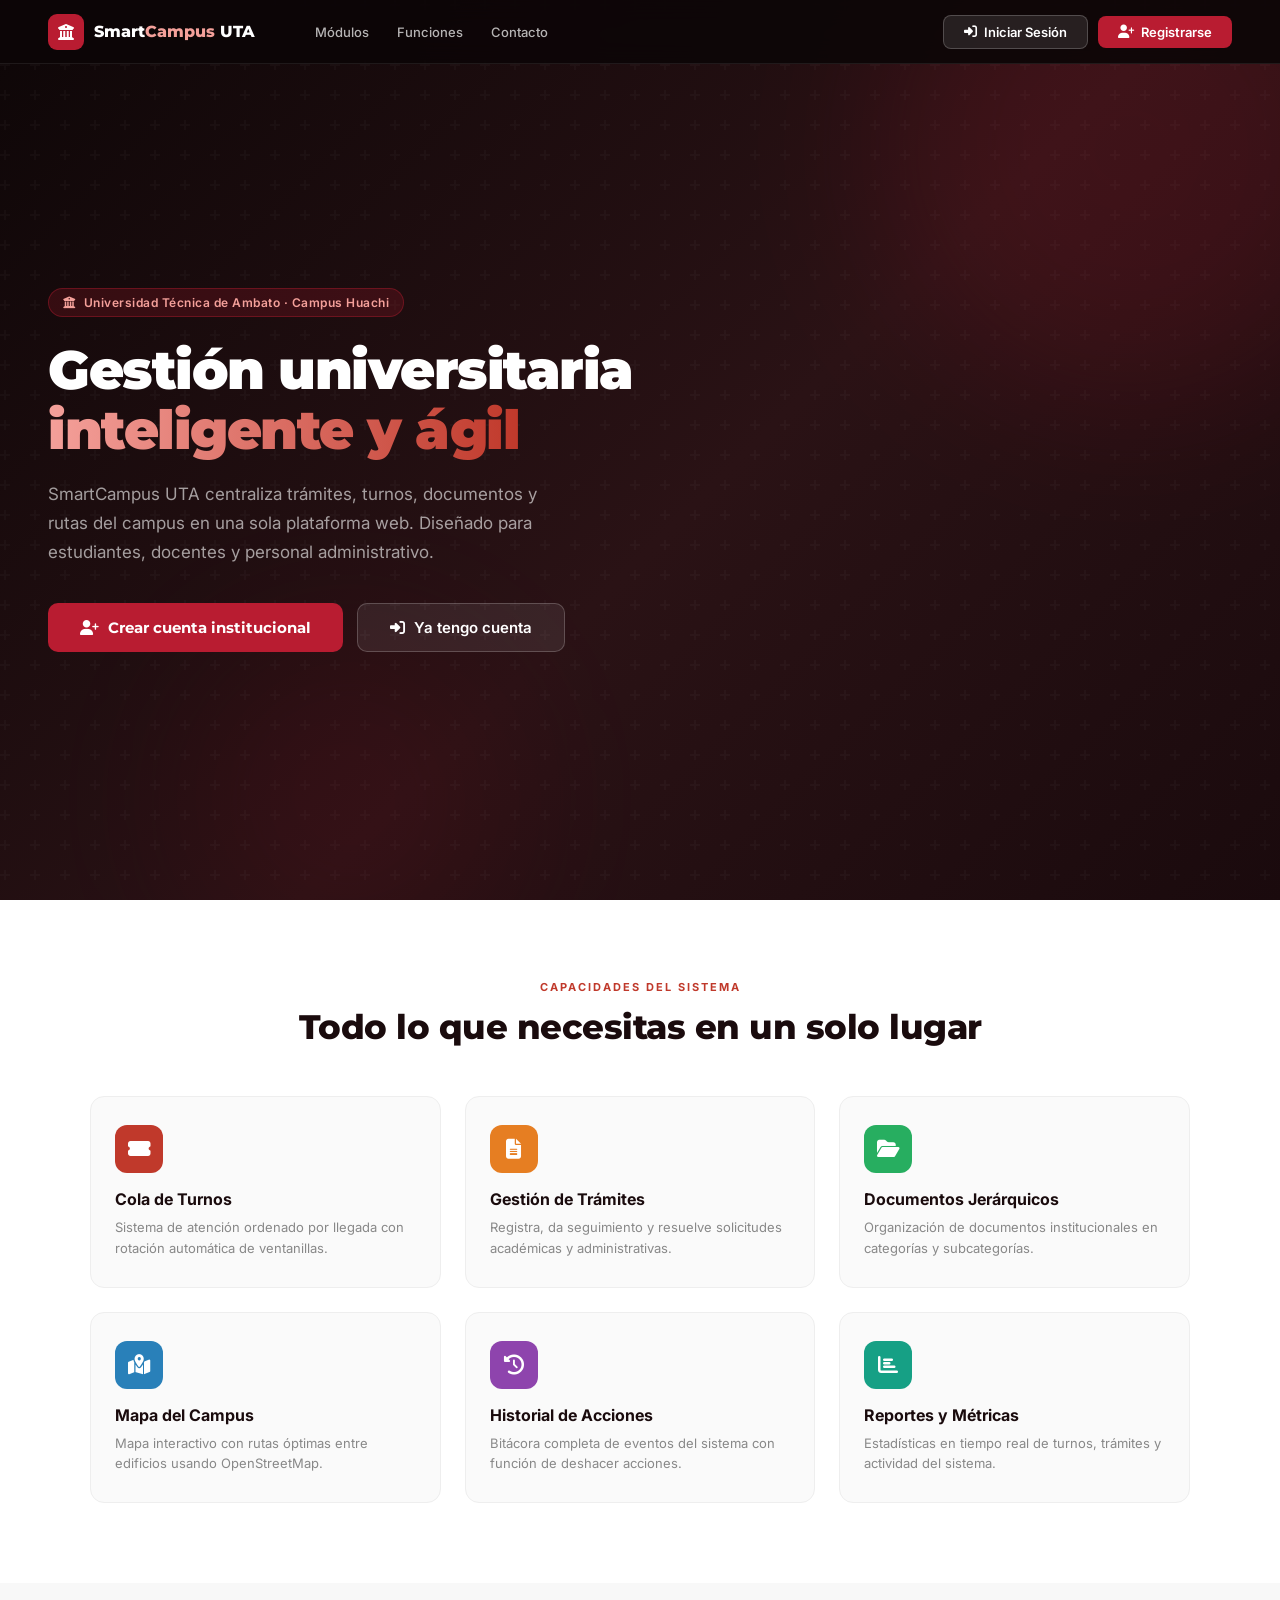
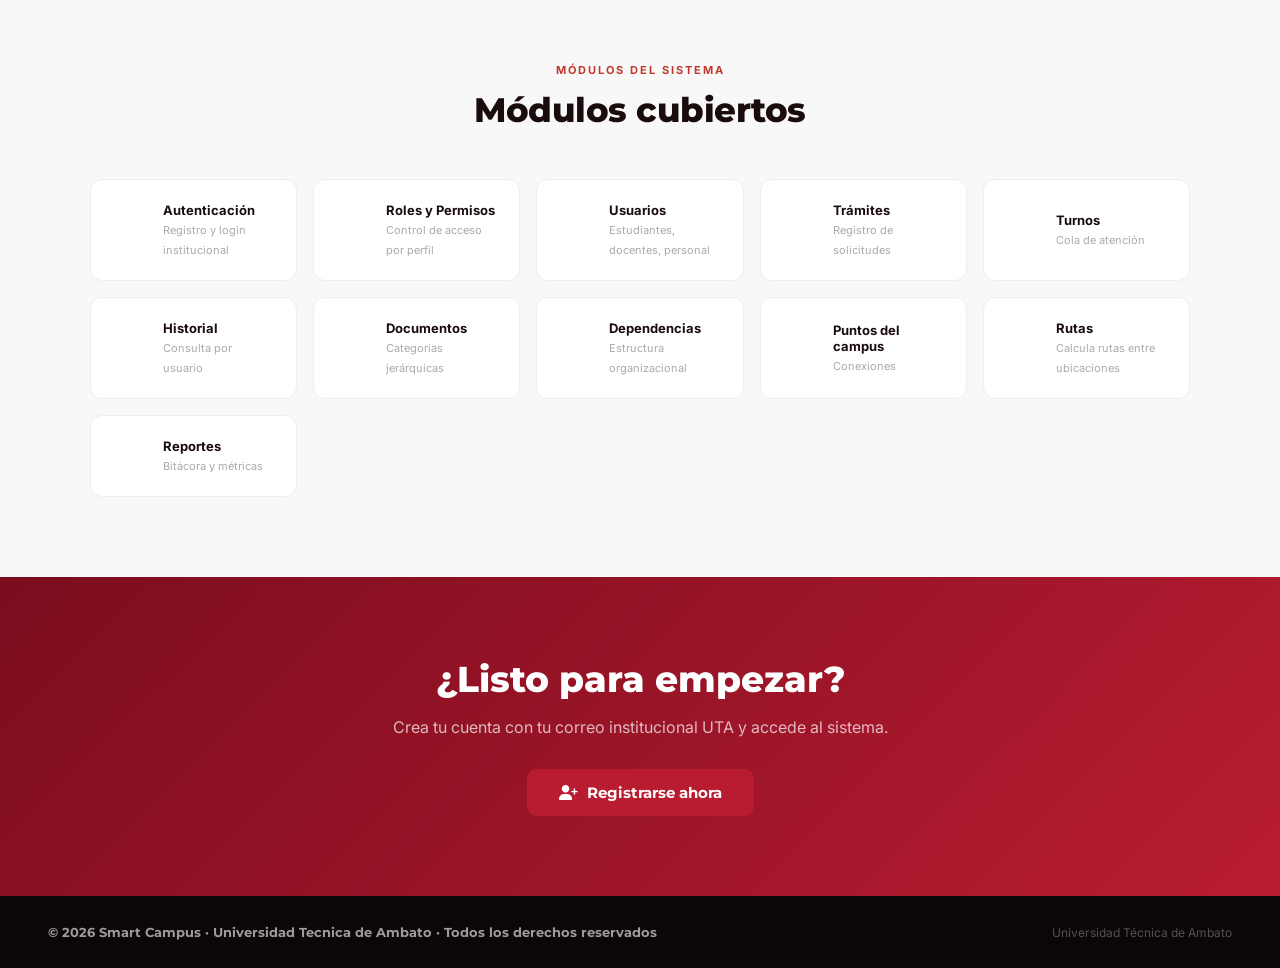
<file: SegundoParcial/ProyectoFinal/frontend/index.html>
<!DOCTYPE html>
<html lang="es">
<head>
  <meta charset="UTF-8"/>
  <meta name="viewport" content="width=device-width, initial-scale=1.0"/>
  <title>SmartCampus UTA — Inicio</title>
  <link href="https://fonts.googleapis.com/css2?family=Montserrat:wght@400;600;700;800;900&family=Inter:wght@300;400;500;600&display=swap" rel="stylesheet"/>
  <link rel="stylesheet" href="https://cdnjs.cloudflare.com/ajax/libs/font-awesome/6.5.0/css/all.min.css"/>
  <style>
    :root {
      --red-900: #7B0D1E;
      --red-800: #9B1226;
      --red-700: #B91C31;
      --red-600: #C0392B;
      --red-100: #FCE8E6;
      --dark:    #0D0607;
    }
    * { box-sizing: border-box; margin: 0; padding: 0; }
    body { font-family: 'Inter', sans-serif; color: #1a0b0d; overflow-x: hidden; }

    /* ── NAVBAR ── */
    .navbar {
      position: fixed; top: 0; left: 0; right: 0;
      height: 64px;
      background: rgba(13,6,7,0.92);
      backdrop-filter: blur(12px);
      display: flex; align-items: center;
      padding: 0 48px;
      z-index: 100;
      border-bottom: 1px solid rgba(255,255,255,0.08);
      gap: 20px;
    }
    .nav-brand {
      display: flex; align-items: center; gap: 10px;
      text-decoration: none;
    }
    .nav-brand-icon {
      width: 36px; height: 36px;
      background: var(--red-700);
      border-radius: 9px;
      display: flex; align-items: center; justify-content: center;
      color: #fff; font-size: 16px;
    }
    .nav-brand-name {
      font-family: 'Montserrat', sans-serif;
      font-weight: 800; font-size: 16px;
      color: #fff;
    }
    .nav-brand-name span { color: #F4A09A; }
    .nav-links {
      display: flex; align-items: center; gap: 28px;
      margin-left: 40px;
    }
    .nav-links a {
      color: rgba(255,255,255,0.7);
      text-decoration: none;
      font-size: 13px; font-weight: 500;
      transition: color .2s;
    }
    .nav-links a:hover { color: #fff; }
    .nav-spacer { flex: 1; }
    .nav-actions { display: flex; align-items: center; gap: 10px; }
    .btn-login {
      background: rgba(255,255,255,0.1);
      border: 1px solid rgba(255,255,255,0.2);
      color: #fff;
      padding: 8px 20px;
      border-radius: 8px;
      font-size: 13px; font-weight: 600;
      cursor: pointer; text-decoration: none;
      transition: all .2s;
      display: inline-flex; align-items: center; gap: 7px;
    }
    .btn-login:hover { background: rgba(255,255,255,0.18); }
    .btn-register {
      background: var(--red-700);
      border: none;
      color: #fff;
      padding: 8px 20px;
      border-radius: 8px;
      font-size: 13px; font-weight: 600;
      cursor: pointer; text-decoration: none;
      transition: all .2s;
      display: inline-flex; align-items: center; gap: 7px;
    }
    .btn-register:hover { background: var(--red-800); transform: translateY(-1px); box-shadow: 0 4px 14px rgba(185,28,49,0.4); }

    /* ── HERO ── */
    .hero {
      min-height: 100vh;
      background: linear-gradient(135deg, #0D0607 0%, #2A1215 55%, #1a0a0d 100%);
      display: flex; align-items: center;
      padding: 100px 48px 60px;
      position: relative; overflow: hidden;
    }
    .hero::before {
      content: '';
      position: absolute; inset: 0;
      background: url("data:image/svg+xml,%3Csvg width='60' height='60' viewBox='0 0 60 60' xmlns='http://www.w3.org/2000/svg'%3E%3Cg fill='none'%3E%3Cg fill='%23ffffff' fill-opacity='0.025'%3E%3Cpath d='M36 34v-4h-2v4h-4v2h4v4h2v-4h4v-2h-4zm0-30V0h-2v4h-4v2h4v4h2V6h4V4h-4zM6 34v-4H4v4H0v2h4v4h2v-4h4v-2H6zM6 4V0H4v4H0v2h4v4h2V6h4V4H6z'/%3E%3C/g%3E%3C/g%3E%3C/svg%3E");
    }
    /* Círculos decorativos */
    .hero-circle {
      position: absolute;
      border-radius: 50%;
      filter: blur(80px);
      opacity: 0.15;
    }
    .hero-circle-1 { width: 500px; height: 500px; background: var(--red-700); top: -100px; right: -100px; }
    .hero-circle-2 { width: 300px; height: 300px; background: var(--red-900); bottom: -50px; left: 200px; }

    .hero-content { max-width: 600px; position: relative; z-index: 1; }
    .hero-badge {
      display: inline-flex; align-items: center; gap: 8px;
      background: rgba(185,28,49,0.2);
      border: 1px solid rgba(185,28,49,0.4);
      color: #F4A09A;
      padding: 6px 14px;
      border-radius: 20px;
      font-size: 12px; font-weight: 600;
      margin-bottom: 24px;
      letter-spacing: 0.5px;
    }
    .hero-title {
      font-family: 'Montserrat', sans-serif;
      font-size: 54px; font-weight: 900;
      color: #fff;
      line-height: 1.1;
      margin-bottom: 20px;
      letter-spacing: -1.5px;
    }
    .hero-title span {
      background: linear-gradient(to right, #F4A09A, #C0392B);
      -webkit-background-clip: text; -webkit-text-fill-color: transparent;
    }
    .hero-desc {
      font-size: 17px; color: rgba(255,255,255,0.6);
      line-height: 1.7; margin-bottom: 36px;
      max-width: 500px;
    }
    .hero-cta { display: flex; gap: 14px; flex-wrap: wrap; }
    .btn-cta-primary {
      background: var(--red-700);
      color: #fff; border: none;
      padding: 14px 32px;
      border-radius: 10px;
      font-size: 15px; font-weight: 700;
      font-family: 'Montserrat', sans-serif;
      cursor: pointer; text-decoration: none;
      display: inline-flex; align-items: center; gap: 9px;
      transition: all .2s;
    }
    .btn-cta-primary:hover { background: var(--red-800); transform: translateY(-2px); box-shadow: 0 8px 24px rgba(185,28,49,0.4); }
    .btn-cta-secondary {
      background: rgba(255,255,255,0.08);
      border: 1px solid rgba(255,255,255,0.2);
      color: #fff;
      padding: 14px 32px;
      border-radius: 10px;
      font-size: 15px; font-weight: 600;
      cursor: pointer; text-decoration: none;
      display: inline-flex; align-items: center; gap: 9px;
      transition: all .2s;
    }
    .btn-cta-secondary:hover { background: rgba(255,255,255,0.14); }

    .hero-stats {
      display: flex; gap: 32px;
      margin-top: 48px;
    }
    .hero-stat { text-align: left; }
    .hero-stat-num {
      font-family: 'Montserrat', sans-serif;
      font-size: 28px; font-weight: 800; color: #fff;
    }
    .hero-stat-label { font-size: 12px; color: rgba(255,255,255,0.45); margin-top: 2px; }

    /* ── FEATURES ── */
    .features {
      background: #fff;
      padding: 80px 48px;
    }
    .section-label {
      text-align: center;
      font-size: 11px; font-weight: 700;
      letter-spacing: 2px; text-transform: uppercase;
      color: var(--red-600);
      margin-bottom: 12px;
    }
    .section-title {
      font-family: 'Montserrat', sans-serif;
      font-size: 34px; font-weight: 800;
      text-align: center; color: #1a0b0d;
      margin-bottom: 48px;
      letter-spacing: -0.5px;
    }
    .features-grid {
      display: grid;
      grid-template-columns: repeat(auto-fit, minmax(260px, 1fr));
      gap: 24px;
      max-width: 1100px; margin: 0 auto;
    }
    .feature-card {
      background: #FAFAFA;
      border: 1px solid #EEE;
      border-radius: 14px;
      padding: 28px 24px;
      transition: all .2s;
    }
    .feature-card:hover { border-color: var(--red-300, #F4A09A); transform: translateY(-3px); box-shadow: 0 8px 28px rgba(185,28,49,0.08); }
    .feature-icon {
      width: 48px; height: 48px;
      border-radius: 12px;
      display: flex; align-items: center; justify-content: center;
      font-size: 20px; color: #fff;
      margin-bottom: 16px;
    }
    .feature-card h3 { font-size: 16px; font-weight: 700; margin-bottom: 8px; color: #1a0b0d; }
    .feature-card p  { font-size: 13px; color: #888; line-height: 1.6; }

    /* ── MÓDULOS ── */
    .modulos {
      background: #F8F8F8;
      padding: 80px 48px;
    }
    .modulos-grid {
      display: grid;
      grid-template-columns: repeat(auto-fit, minmax(200px, 1fr));
      gap: 16px;
      max-width: 1100px; margin: 0 auto;
    }
    .modulo-card {
      background: #fff;
      border: 1px solid #EEE;
      border-radius: 12px;
      padding: 22px;
      display: flex; align-items: center; gap: 14px;
      transition: all .2s;
    }
    .modulo-card:hover { border-color: var(--red-600); box-shadow: 0 4px 16px rgba(185,28,49,0.1); }
    .modulo-num {
      font-family: 'Montserrat', sans-serif;
      font-size: 22px; font-weight: 800;
      color: var(--red-100);
      min-width: 36px;
    }
    .modulo-info strong { display: block; font-size: 13px; font-weight: 700; color: #1a0b0d; }
    .modulo-info span  { font-size: 11px; color: #aaa; }

    /* ── CTA FINAL ── */
    .cta-final {
      background: linear-gradient(135deg, var(--red-900), var(--red-700));
      padding: 80px 48px;
      text-align: center;
      position: relative; overflow: hidden;
    }
    .cta-final h2 {
      font-family: 'Montserrat', sans-serif;
      font-size: 36px; font-weight: 800; color: #fff;
      margin-bottom: 16px;
    }
    .cta-final p { font-size: 16px; color: rgba(255,255,255,0.7); margin-bottom: 32px; }

    /* ── FOOTER ── */
    .footer {
      background: var(--dark);
      padding: 28px 48px;
      display: flex; align-items: center; justify-content: space-between;
      flex-wrap: wrap; gap: 12px;
    }
    .footer-brand {
      font-family: 'Montserrat', sans-serif;
      font-size: 13px; font-weight: 700; color: rgba(255,255,255,0.6);
    }
    .footer-copy { font-size: 12px; color: rgba(255,255,255,0.3); }

    @media (max-width: 768px) {
      .navbar { padding: 0 20px; }
      .nav-links { display: none; }
      .hero { padding: 100px 24px 60px; }
      .hero-title { font-size: 36px; }
      .features, .modulos, .cta-final { padding: 60px 24px; }
    }
  </style>
</head>
<body>

<!-- ── NAVBAR ── -->
<nav class="navbar">
  <a href="index.html" class="nav-brand">
    <div class="nav-brand-icon"><i class="fas fa-university"></i></div>
    <div class="nav-brand-name">Smart<span>Campus</span> UTA</div>
  </a>
  <div class="nav-links">
    <a href="#features">Módulos</a>
    <a href="#modulos">Funciones</a>
    <a href="#contacto">Contacto</a>
  </div>
  <div class="nav-spacer"></div>
  <div class="nav-actions">
    <a href="pages/login.html" class="btn-login"><i class="fas fa-sign-in-alt"></i> Iniciar Sesión</a>
    <a href="pages/register.html" class="btn-register"><i class="fas fa-user-plus"></i> Registrarse</a>
  </div>
</nav>

<!-- ── HERO ── -->
<section class="hero">
  <div class="hero-circle hero-circle-1"></div>
  <div class="hero-circle hero-circle-2"></div>
  <div class="hero-content">
    <div class="hero-badge">
      <i class="fas fa-university"></i>
      Universidad Técnica de Ambato · Campus Huachi
    </div>
    <h1 class="hero-title">
      Gestión universitaria<br><span>inteligente y ágil</span>
    </h1>
    <p class="hero-desc">
      SmartCampus UTA centraliza trámites, turnos, documentos y rutas del campus en una sola plataforma web. Diseñado para estudiantes, docentes y personal administrativo.
    </p>
    <div class="hero-cta">
      <a href="pages/register.html" class="btn-cta-primary">
        <i class="fas fa-user-plus"></i> Crear cuenta institucional
      </a>
      <a href="pages/login.html" class="btn-cta-secondary">
        <i class="fas fa-sign-in-alt"></i> Ya tengo cuenta
      </a>
    </div>
  </div>
</section>

<!-- ── FEATURES ── -->
<section class="features" id="features">
  <div class="section-label">Capacidades del sistema</div>
  <h2 class="section-title">Todo lo que necesitas en un solo lugar</h2>
  <div class="features-grid">
    <div class="feature-card">
      <div class="feature-icon" style="background:#C0392B"><i class="fas fa-ticket-alt"></i></div>
      <h3>Cola de Turnos</h3>
      <p>Sistema de atención ordenado por llegada con rotación automática de ventanillas.</p>
    </div>
    <div class="feature-card">
      <div class="feature-icon" style="background:#E67E22"><i class="fas fa-file-alt"></i></div>
      <h3>Gestión de Trámites</h3>
      <p>Registra, da seguimiento y resuelve solicitudes académicas y administrativas.</p>
    </div>
    <div class="feature-card">
      <div class="feature-icon" style="background:#27AE60"><i class="fas fa-folder-open"></i></div>
      <h3>Documentos Jerárquicos</h3>
      <p>Organización de documentos institucionales en categorías y subcategorías.</p>
    </div>
    <div class="feature-card">
      <div class="feature-icon" style="background:#2980B9"><i class="fas fa-map-marked-alt"></i></div>
      <h3>Mapa del Campus</h3>
      <p>Mapa interactivo con rutas óptimas entre edificios usando OpenStreetMap.</p>
    </div>
    <div class="feature-card">
      <div class="feature-icon" style="background:#8E44AD"><i class="fas fa-history"></i></div>
      <h3>Historial de Acciones</h3>
      <p>Bitácora completa de eventos del sistema con función de deshacer acciones.</p>
    </div>
    <div class="feature-card">
      <div class="feature-icon" style="background:#16A085"><i class="fas fa-chart-bar"></i></div>
      <h3>Reportes y Métricas</h3>
      <p>Estadísticas en tiempo real de turnos, trámites y actividad del sistema.</p>
    </div>
  </div>
</section>

<!-- ── MÓDULOS ── -->
<section class="modulos" id="modulos">
  <div class="section-label">Módulos del sistema</div>
  <h2 class="section-title">Módulos cubiertos</h2>
  <div class="modulos-grid">
    <div class="modulo-card"><div class="modulo-num"></div><div class="modulo-info"><strong>Autenticación</strong><span>Registro y login institucional</span></div></div>
    <div class="modulo-card"><div class="modulo-num"></div><div class="modulo-info"><strong>Roles y Permisos</strong><span>Control de acceso por perfil</span></div></div>
    <div class="modulo-card"><div class="modulo-num"></div><div class="modulo-info"><strong>Usuarios</strong><span>Estudiantes, docentes, personal</span></div></div>
    <div class="modulo-card"><div class="modulo-num"></div><div class="modulo-info"><strong>Trámites</strong><span>Registro de solicitudes</span></div></div>
    <div class="modulo-card"><div class="modulo-num"></div><div class="modulo-info"><strong>Turnos</strong><span>Cola de atención</span></div></div>
    <div class="modulo-card"><div class="modulo-num"></div><div class="modulo-info"><strong>Historial</strong><span>Consulta por usuario</span></div></div>
    <div class="modulo-card"><div class="modulo-num"></div><div class="modulo-info"><strong>Documentos</strong><span>Categorías jerárquicas</span></div></div>
    <div class="modulo-card"><div class="modulo-num"></div><div class="modulo-info"><strong>Dependencias</strong><span>Estructura organizacional</span></div></div>
    <div class="modulo-card"><div class="modulo-num"></div><div class="modulo-info"><strong>Puntos del campus</strong><span>Conexiones</span></div></div>
    <div class="modulo-card"><div class="modulo-num"></div><div class="modulo-info"><strong>Rutas</strong><span>Calcula rutas entre ubicaciones</span></div></div>
    <div class="modulo-card"><div class="modulo-num"></div><div class="modulo-info"><strong>Reportes</strong><span>Bitácora y métricas</span></div></div>
  </div>
</section>

<!-- ── CTA FINAL ── -->
<section class="cta-final" id="contacto">
  <h2>¿Listo para empezar?</h2>
  <p>Crea tu cuenta con tu correo institucional UTA y accede al sistema.</p>
  <a href="pages/register.html" class="btn-cta-primary" style="display:inline-flex">
    <i class="fas fa-user-plus"></i> Registrarse ahora
  </a>
</section>

<!-- ── FOOTER ── -->
<footer class="footer">
  <div class="footer-brand">© 2026 Smart Campus · Universidad Tecnica de Ambato · Todos los derechos reservados</div>
  <div class="footer-copy">Universidad Técnica de Ambato</div>
</footer>

</body>
</html>
</file>
